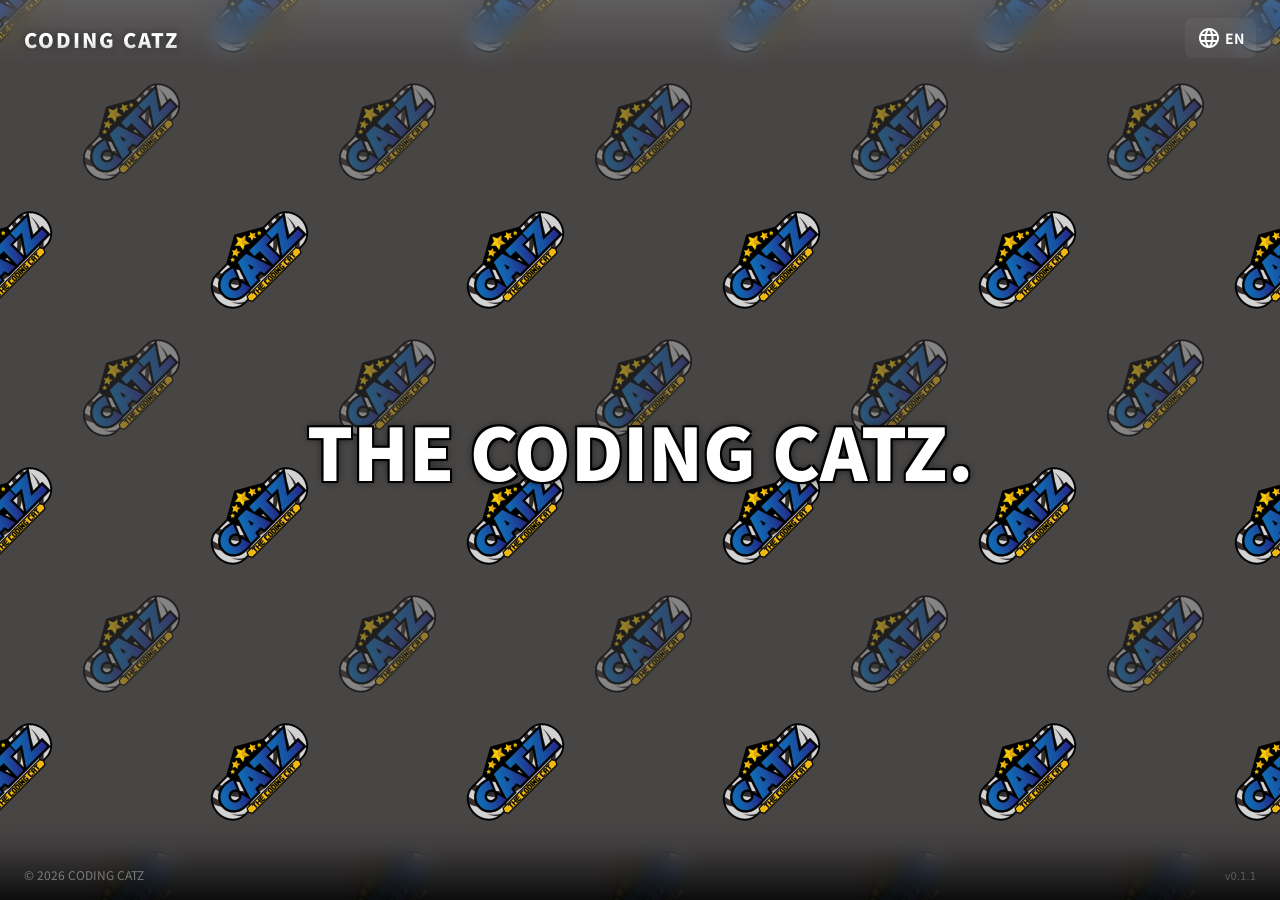
<file: index.html>
<!doctype html>
<html lang="zh-Hant">
  <head>
    <meta charset="UTF-8" />
    <link rel="icon" type="image/svg+xml" href="/vite.svg" />
    <meta name="viewport" content="width=device-width, initial-scale=1.0" />
    <link rel="preconnect" href="https://fonts.googleapis.com" />
    <link rel="preconnect" href="https://fonts.gstatic.com" crossorigin />
    <link rel="stylesheet" href="https://fonts.googleapis.com/css2?family=Noto+Sans+TC:wght@400;700;900&display=swap" />
    <link rel="stylesheet" href="https://fonts.googleapis.com/css2?family=Material+Symbols+Outlined:opsz,wght,FILL,GRAD@24,400,0,0" />
    <title>CodingCatz</title>
    <script type="module" crossorigin src="/assets/index-DXczbk1E.js"></script>
    <link rel="stylesheet" crossorigin href="/assets/index-Bu3pR1in.css">
  </head>
  <body>
    <div id="app"></div>
  </body>
</html>
</file>
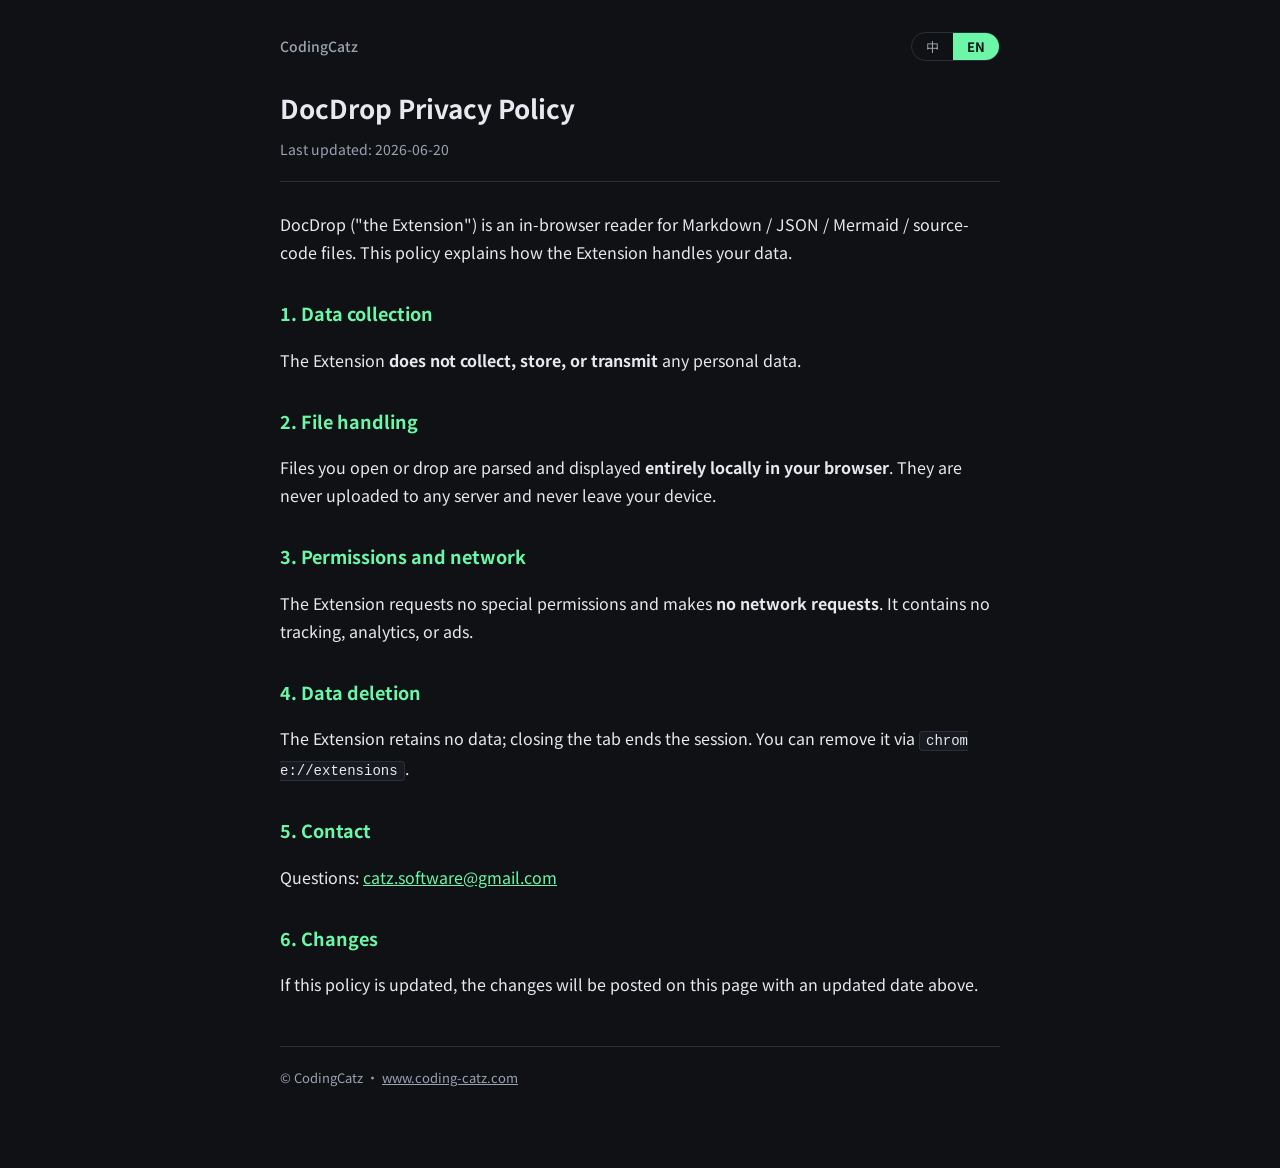
<file: privacy/docdrop/index.html>
<!doctype html>
<html lang="zh-Hant">
  <head>
    <meta charset="UTF-8" />
    <meta name="viewport" content="width=device-width, initial-scale=1.0" />
    <title>DocDrop 隱私權政策 — CodingCatz</title>
    <meta name="robots" content="index,follow" />
    <link rel="preconnect" href="https://fonts.googleapis.com" />
    <link rel="preconnect" href="https://fonts.gstatic.com" crossorigin />
    <link rel="stylesheet" href="https://fonts.googleapis.com/css2?family=Noto+Sans+TC:wght@400;500;700&display=swap" />
    <style>
      :root {
        --bg: #0f1115; --card: #171a21; --border: #2a2f3a;
        --text: #e6e9ef; --dim: #9aa3b2; --accent: #6cf7a8;
      }
      * { box-sizing: border-box; }
      body { margin: 0; background: var(--bg); color: var(--text);
        font-family: "Noto Sans TC", -apple-system, "Segoe UI", system-ui, sans-serif;
        line-height: 1.75; font-size: 16px; }
      .wrap { max-width: 760px; margin: 0 auto; padding: 32px 20px 80px; }
      .topbar { display: flex; align-items: center; justify-content: space-between; margin-bottom: 24px; }
      .brand { color: var(--dim); font-size: 14px; font-weight: 500; }
      .langswitch { display: inline-flex; border: 1px solid var(--border); border-radius: 999px; overflow: hidden; }
      .langswitch button { background: none; border: none; color: var(--dim); padding: 4px 14px; font-size: 13px; cursor: pointer; font-family: inherit; }
      .langswitch button.active { background: var(--accent); color: #0f1115; font-weight: 700; }
      header { border-bottom: 1px solid var(--border); padding-bottom: 20px; margin-bottom: 28px; }
      h1 { font-size: 26px; font-weight: 700; margin: 0 0 6px; }
      .sub { color: var(--dim); font-size: 14px; }
      h2 { font-size: 18px; font-weight: 700; margin: 32px 0 8px; color: var(--accent); }
      p, li { color: var(--text); }
      a { color: var(--accent); }
      code { background: var(--card); border: 1px solid var(--border); border-radius: 4px; padding: 1px 6px; font-size: 14px; word-break: break-all; }
      footer { margin-top: 48px; padding-top: 20px; border-top: 1px solid var(--border); color: var(--dim); font-size: 13px; }
      footer a { color: var(--dim); }
      [hidden] { display: none; }
    </style>
  </head>
  <body>
    <div class="wrap">
      <div class="topbar">
        <span class="brand">CodingCatz</span>
        <div class="langswitch">
          <button data-lang="zh" class="active">中</button>
          <button data-lang="en">EN</button>
        </div>
      </div>

      <article id="zh">
        <header>
          <h1>DocDrop 隱私權政策</h1>
          <div class="sub">最後更新：2026-06-20</div>
        </header>
        <p>DocDrop（以下稱「本擴充」）是一個在瀏覽器中閱讀 Markdown / JSON / Mermaid / 原始碼檔案的閱讀器。本政策說明本擴充如何處理您的資料。</p>

        <h2>1. 資料蒐集</h2>
        <p>本擴充<strong>不蒐集、不儲存、不傳送</strong>任何個人資料。</p>

        <h2>2. 檔案處理</h2>
        <p>您開啟或拖入的檔案，<strong>完全在您的瀏覽器本機</strong>解析與顯示，不會上傳到任何伺服器，也不會離開您的裝置。</p>

        <h2>3. 權限與網路</h2>
        <p>本擴充未要求任何特殊權限，運作時<strong>不進行任何網路請求</strong>，不含追蹤、分析或廣告。</p>

        <h2>4. 資料刪除</h2>
        <p>本擴充不保留任何資料；關閉分頁即結束。您可透過 <code>chrome://extensions</code> 移除本擴充。</p>

        <h2>5. 聯絡方式</h2>
        <p>如有任何疑問，請來信：<a href="mailto:catz.software@gmail.com">catz.software@gmail.com</a></p>

        <h2>6. 政策變更</h2>
        <p>本政策若有更新，將於本頁公布並更新上方日期。</p>
      </article>

      <article id="en" hidden>
        <header>
          <h1>DocDrop Privacy Policy</h1>
          <div class="sub">Last updated: 2026-06-20</div>
        </header>
        <p>DocDrop ("the Extension") is an in-browser reader for Markdown / JSON / Mermaid / source-code files. This policy explains how the Extension handles your data.</p>

        <h2>1. Data collection</h2>
        <p>The Extension <strong>does not collect, store, or transmit</strong> any personal data.</p>

        <h2>2. File handling</h2>
        <p>Files you open or drop are parsed and displayed <strong>entirely locally in your browser</strong>. They are never uploaded to any server and never leave your device.</p>

        <h2>3. Permissions and network</h2>
        <p>The Extension requests no special permissions and makes <strong>no network requests</strong>. It contains no tracking, analytics, or ads.</p>

        <h2>4. Data deletion</h2>
        <p>The Extension retains no data; closing the tab ends the session. You can remove it via <code>chrome://extensions</code>.</p>

        <h2>5. Contact</h2>
        <p>Questions: <a href="mailto:catz.software@gmail.com">catz.software@gmail.com</a></p>

        <h2>6. Changes</h2>
        <p>If this policy is updated, the changes will be posted on this page with an updated date above.</p>
      </article>

      <footer>© CodingCatz · <a href="https://www.coding-catz.com/">www.coding-catz.com</a></footer>
    </div>

    <script>
      (function () {
        var btns = document.querySelectorAll('.langswitch button');
        function setLang(l) {
          var en = l === 'en';
          document.getElementById('zh').hidden = en;
          document.getElementById('en').hidden = !en;
          document.documentElement.lang = en ? 'en' : 'zh-Hant';
          document.title = en ? 'DocDrop Privacy Policy — CodingCatz' : 'DocDrop 隱私權政策 — CodingCatz';
          for (var i = 0; i < btns.length; i++) btns[i].classList.toggle('active', btns[i].getAttribute('data-lang') === l);
          try { history.replaceState(null, '', '?lang=' + l); } catch (e) {}
        }
        for (var i = 0; i < btns.length; i++) btns[i].addEventListener('click', function () { setLang(this.getAttribute('data-lang')); });
        var q = new URLSearchParams(location.search).get('lang');
        setLang(q === 'en' || (!q && navigator.language && navigator.language.indexOf('en') === 0) ? 'en' : 'zh');
      })();
    </script>
  </body>
</html>
</file>
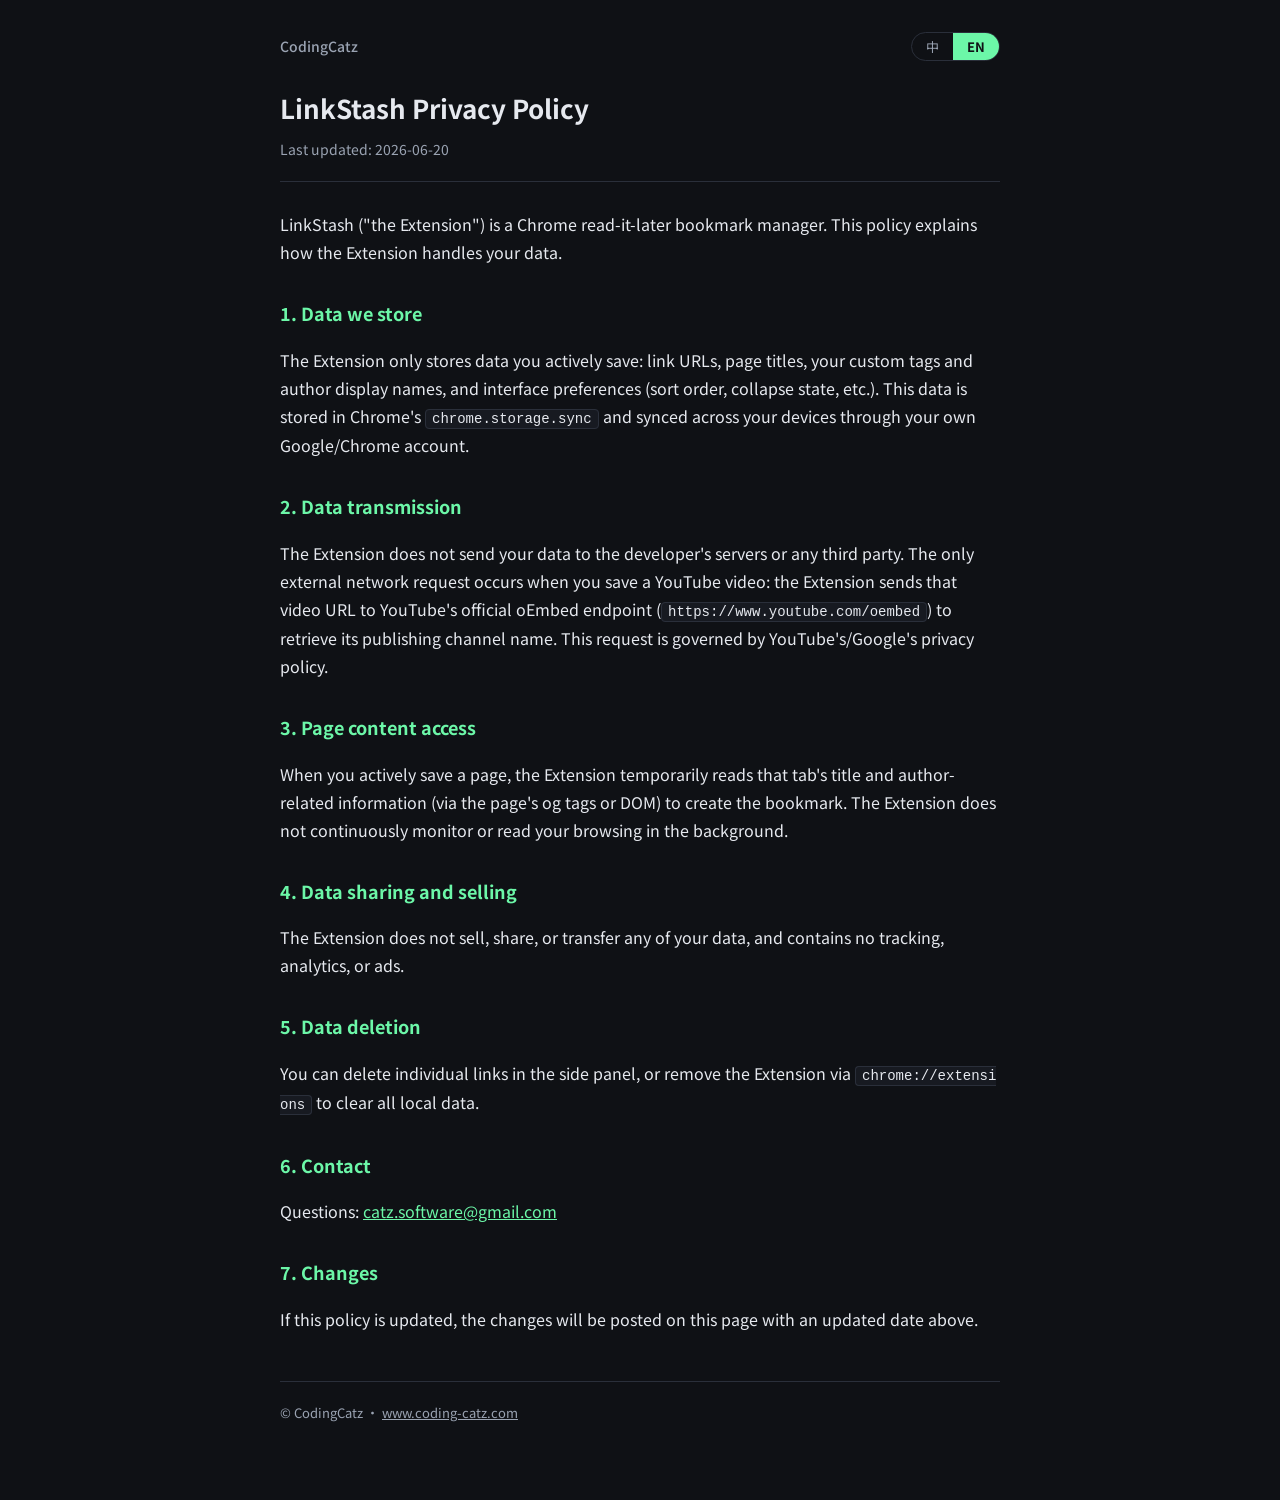
<file: privacy/linkstash/index.html>
<!doctype html>
<html lang="zh-Hant">
  <head>
    <meta charset="UTF-8" />
    <meta name="viewport" content="width=device-width, initial-scale=1.0" />
    <title>LinkStash 隱私權政策 — CodingCatz</title>
    <meta name="robots" content="index,follow" />
    <link rel="preconnect" href="https://fonts.googleapis.com" />
    <link rel="preconnect" href="https://fonts.gstatic.com" crossorigin />
    <link rel="stylesheet" href="https://fonts.googleapis.com/css2?family=Noto+Sans+TC:wght@400;500;700&display=swap" />
    <style>
      :root {
        --bg: #0f1115;
        --card: #171a21;
        --border: #2a2f3a;
        --text: #e6e9ef;
        --dim: #9aa3b2;
        --accent: #6cf7a8;
      }
      * { box-sizing: border-box; }
      body {
        margin: 0;
        background: var(--bg);
        color: var(--text);
        font-family: "Noto Sans TC", -apple-system, "Segoe UI", system-ui, sans-serif;
        line-height: 1.75;
        font-size: 16px;
      }
      .wrap { max-width: 760px; margin: 0 auto; padding: 32px 20px 80px; }
      .topbar { display: flex; align-items: center; justify-content: space-between; margin-bottom: 24px; }
      .brand { color: var(--dim); font-size: 14px; font-weight: 500; }
      .langswitch { display: inline-flex; border: 1px solid var(--border); border-radius: 999px; overflow: hidden; }
      .langswitch button {
        background: none; border: none; color: var(--dim);
        padding: 4px 14px; font-size: 13px; cursor: pointer;
        font-family: inherit;
      }
      .langswitch button.active { background: var(--accent); color: #0f1115; font-weight: 700; }
      header { border-bottom: 1px solid var(--border); padding-bottom: 20px; margin-bottom: 28px; }
      h1 { font-size: 26px; font-weight: 700; margin: 0 0 6px; }
      .sub { color: var(--dim); font-size: 14px; }
      h2 { font-size: 18px; font-weight: 700; margin: 32px 0 8px; color: var(--accent); }
      p, li { color: var(--text); }
      a { color: var(--accent); }
      ul { padding-left: 20px; }
      code { background: var(--card); border: 1px solid var(--border); border-radius: 4px; padding: 1px 6px; font-size: 14px; word-break: break-all; }
      footer { margin-top: 48px; padding-top: 20px; border-top: 1px solid var(--border); color: var(--dim); font-size: 13px; }
      footer a { color: var(--dim); }
      [hidden] { display: none; }
    </style>
  </head>
  <body>
    <div class="wrap">
      <div class="topbar">
        <span class="brand">CodingCatz</span>
        <div class="langswitch">
          <button data-lang="zh" class="active">中</button>
          <button data-lang="en">EN</button>
        </div>
      </div>

      <article id="zh">
        <header>
          <h1>LinkStash 隱私權政策</h1>
          <div class="sub">最後更新：2026-06-20</div>
        </header>

        <p>LinkStash（以下稱「本擴充」）是一個 Chrome 待看連結書籤管理擴充套件。本政策說明本擴充如何處理您的資料。</p>

        <h2>1. 蒐集與儲存的資料</h2>
        <p>本擴充僅儲存您主動收存的資料：連結網址、頁面標題、您自訂的標籤與作者顯示名稱，以及介面偏好設定（排序、收合狀態等）。這些資料儲存於 Chrome 的 <code>chrome.storage.sync</code>，並透過您自己的 Google／Chrome 帳號在您的裝置間同步。</p>

        <h2>2. 資料傳輸</h2>
        <p>本擴充不會將您的資料傳送至開發者伺服器或任何第三方。唯一的外部網路請求發生於您收存 YouTube 影片時：本擴充會向 YouTube 官方 oEmbed 端點（<code>https://www.youtube.com/oembed</code>）傳送該影片網址，以取得其發布頻道名稱。此請求受 YouTube／Google 之隱私政策規範。</p>

        <h2>3. 頁面內容存取</h2>
        <p>當您主動收存某頁面時，本擴充會暫時讀取該分頁的標題與作者相關資訊（透過頁面 og 標籤或 DOM），用以建立書籤。本擴充不會在背景持續監聽或讀取您的瀏覽內容。</p>

        <h2>4. 資料分享與販售</h2>
        <p>本擴充不販售、不分享、不轉移您的任何資料，也不含任何追蹤、分析或廣告。</p>

        <h2>5. 資料刪除</h2>
        <p>您可在側欄刪除個別連結，或透過 <code>chrome://extensions</code> 移除本擴充以清除所有本機資料。</p>

        <h2>6. 聯絡方式</h2>
        <p>如有任何疑問，請來信：<a href="mailto:catz.software@gmail.com">catz.software@gmail.com</a></p>

        <h2>7. 政策變更</h2>
        <p>本政策若有更新，將於本頁公布並更新上方日期。</p>
      </article>

      <article id="en" hidden>
        <header>
          <h1>LinkStash Privacy Policy</h1>
          <div class="sub">Last updated: 2026-06-20</div>
        </header>

        <p>LinkStash ("the Extension") is a Chrome read-it-later bookmark manager. This policy explains how the Extension handles your data.</p>

        <h2>1. Data we store</h2>
        <p>The Extension only stores data you actively save: link URLs, page titles, your custom tags and author display names, and interface preferences (sort order, collapse state, etc.). This data is stored in Chrome's <code>chrome.storage.sync</code> and synced across your devices through your own Google/Chrome account.</p>

        <h2>2. Data transmission</h2>
        <p>The Extension does not send your data to the developer's servers or any third party. The only external network request occurs when you save a YouTube video: the Extension sends that video URL to YouTube's official oEmbed endpoint (<code>https://www.youtube.com/oembed</code>) to retrieve its publishing channel name. This request is governed by YouTube's/Google's privacy policy.</p>

        <h2>3. Page content access</h2>
        <p>When you actively save a page, the Extension temporarily reads that tab's title and author-related information (via the page's og tags or DOM) to create the bookmark. The Extension does not continuously monitor or read your browsing in the background.</p>

        <h2>4. Data sharing and selling</h2>
        <p>The Extension does not sell, share, or transfer any of your data, and contains no tracking, analytics, or ads.</p>

        <h2>5. Data deletion</h2>
        <p>You can delete individual links in the side panel, or remove the Extension via <code>chrome://extensions</code> to clear all local data.</p>

        <h2>6. Contact</h2>
        <p>Questions: <a href="mailto:catz.software@gmail.com">catz.software@gmail.com</a></p>

        <h2>7. Changes</h2>
        <p>If this policy is updated, the changes will be posted on this page with an updated date above.</p>
      </article>

      <footer>
        © CodingCatz · <a href="https://www.coding-catz.com/">www.coding-catz.com</a>
      </footer>
    </div>

    <script>
      (function () {
        var btns = document.querySelectorAll('.langswitch button');
        function setLang(l) {
          var en = l === 'en';
          document.getElementById('zh').hidden = en;
          document.getElementById('en').hidden = !en;
          document.documentElement.lang = en ? 'en' : 'zh-Hant';
          document.title = en
            ? 'LinkStash Privacy Policy — CodingCatz'
            : 'LinkStash 隱私權政策 — CodingCatz';
          for (var i = 0; i < btns.length; i++) {
            btns[i].classList.toggle('active', btns[i].getAttribute('data-lang') === l);
          }
          try { history.replaceState(null, '', '?lang=' + l); } catch (e) {}
        }
        for (var i = 0; i < btns.length; i++) {
          btns[i].addEventListener('click', function () {
            setLang(this.getAttribute('data-lang'));
          });
        }
        var q = new URLSearchParams(location.search).get('lang');
        var initial = q === 'en' || (!q && navigator.language && navigator.language.indexOf('en') === 0) ? 'en' : 'zh';
        setLang(initial);
      })();
    </script>
  </body>
</html>
</file>
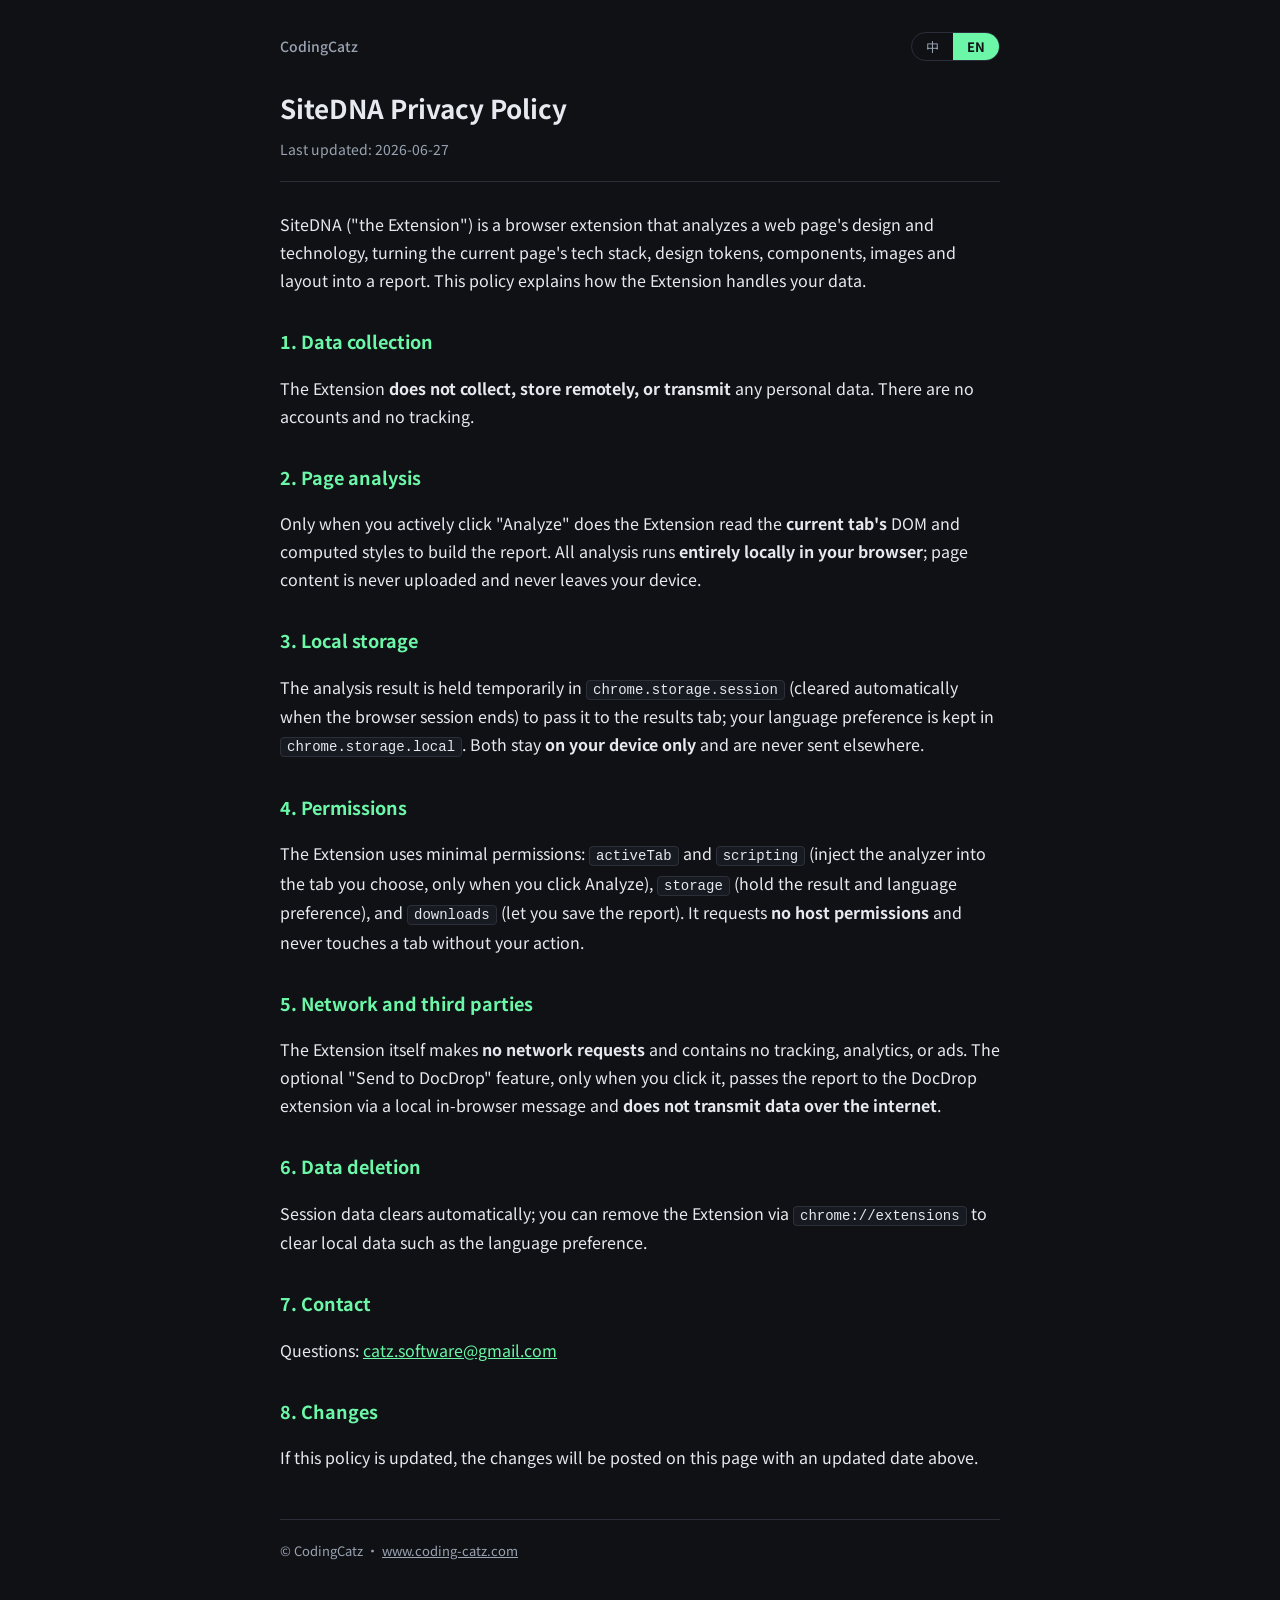
<file: privacy/sitedna/index.html>
<!doctype html>
<html lang="zh-Hant">
  <head>
    <meta charset="UTF-8" />
    <meta name="viewport" content="width=device-width, initial-scale=1.0" />
    <title>SiteDNA 隱私權政策 — CodingCatz</title>
    <meta name="robots" content="index,follow" />
    <link rel="preconnect" href="https://fonts.googleapis.com" />
    <link rel="preconnect" href="https://fonts.gstatic.com" crossorigin />
    <link rel="stylesheet" href="https://fonts.googleapis.com/css2?family=Noto+Sans+TC:wght@400;500;700&display=swap" />
    <style>
      :root {
        --bg: #0f1115; --card: #171a21; --border: #2a2f3a;
        --text: #e6e9ef; --dim: #9aa3b2; --accent: #6cf7a8;
      }
      * { box-sizing: border-box; }
      body { margin: 0; background: var(--bg); color: var(--text);
        font-family: "Noto Sans TC", -apple-system, "Segoe UI", system-ui, sans-serif;
        line-height: 1.75; font-size: 16px; }
      .wrap { max-width: 760px; margin: 0 auto; padding: 32px 20px 80px; }
      .topbar { display: flex; align-items: center; justify-content: space-between; margin-bottom: 24px; }
      .brand { color: var(--dim); font-size: 14px; font-weight: 500; }
      .langswitch { display: inline-flex; border: 1px solid var(--border); border-radius: 999px; overflow: hidden; }
      .langswitch button { background: none; border: none; color: var(--dim); padding: 4px 14px; font-size: 13px; cursor: pointer; font-family: inherit; }
      .langswitch button.active { background: var(--accent); color: #0f1115; font-weight: 700; }
      header { border-bottom: 1px solid var(--border); padding-bottom: 20px; margin-bottom: 28px; }
      h1 { font-size: 26px; font-weight: 700; margin: 0 0 6px; }
      .sub { color: var(--dim); font-size: 14px; }
      h2 { font-size: 18px; font-weight: 700; margin: 32px 0 8px; color: var(--accent); }
      p, li { color: var(--text); }
      a { color: var(--accent); }
      code { background: var(--card); border: 1px solid var(--border); border-radius: 4px; padding: 1px 6px; font-size: 14px; word-break: break-all; }
      footer { margin-top: 48px; padding-top: 20px; border-top: 1px solid var(--border); color: var(--dim); font-size: 13px; }
      footer a { color: var(--dim); }
      [hidden] { display: none; }
    </style>
  </head>
  <body>
    <div class="wrap">
      <div class="topbar">
        <span class="brand">CodingCatz</span>
        <div class="langswitch">
          <button data-lang="zh" class="active">中</button>
          <button data-lang="en">EN</button>
        </div>
      </div>

      <article id="zh">
        <header>
          <h1>SiteDNA 隱私權政策</h1>
          <div class="sub">最後更新：2026-06-27</div>
        </header>
        <p>SiteDNA（以下稱「本擴充」）是一個分析網頁設計與技術的瀏覽器擴充，會將當前網頁的技術棧、設計 token、元件、圖片與版面結構整理成報告。本政策說明本擴充如何處理您的資料。</p>

        <h2>1. 資料蒐集</h2>
        <p>本擴充<strong>不蒐集、不遠端儲存、不傳送</strong>任何個人資料，亦無使用者帳號或追蹤。</p>

        <h2>2. 網頁分析處理</h2>
        <p>當您主動點擊「分析」時，本擴充才會讀取<strong>當前分頁</strong>的 DOM 與計算後樣式以產生報告。所有分析<strong>完全在您的瀏覽器本機進行</strong>，網頁內容不會被上傳，也不會離開您的裝置。</p>

        <h2>3. 本機儲存</h2>
        <p>分析結果暫存於 <code>chrome.storage.session</code>（瀏覽器工作階段結束即自動清除）以傳遞給結果分頁；您的語言偏好存於 <code>chrome.storage.local</code>。兩者皆<strong>僅存在您的裝置本機</strong>，不外傳。</p>

        <h2>4. 權限說明</h2>
        <p>本擴充採最小權限：<code>activeTab</code> 與 <code>scripting</code>（僅在您點擊分析時，對您選定的分頁注入分析程式）、<code>storage</code>（暫存結果與語言偏好）、<code>downloads</code>（供您下載報告）。本擴充<strong>未要求任何網站主機權限</strong>，未經您操作不會接觸任何分頁。</p>

        <h2>5. 網路與第三方</h2>
        <p>本擴充本身<strong>不發出任何網路請求</strong>，不含追蹤、分析或廣告。選用的「送到 DocDrop」功能僅在您點擊時，透過瀏覽器本機的擴充間訊息把報告交給 DocDrop 擴充，<strong>不經由網際網路傳輸</strong>。</p>

        <h2>6. 資料刪除</h2>
        <p>工作階段資料會自動清除；您可透過 <code>chrome://extensions</code> 移除本擴充以清除語言偏好等本機資料。</p>

        <h2>7. 聯絡方式</h2>
        <p>如有任何疑問，請來信：<a href="mailto:catz.software@gmail.com">catz.software@gmail.com</a></p>

        <h2>8. 政策變更</h2>
        <p>本政策若有更新，將於本頁公布並更新上方日期。</p>
      </article>

      <article id="en" hidden>
        <header>
          <h1>SiteDNA Privacy Policy</h1>
          <div class="sub">Last updated: 2026-06-27</div>
        </header>
        <p>SiteDNA ("the Extension") is a browser extension that analyzes a web page's design and technology, turning the current page's tech stack, design tokens, components, images and layout into a report. This policy explains how the Extension handles your data.</p>

        <h2>1. Data collection</h2>
        <p>The Extension <strong>does not collect, store remotely, or transmit</strong> any personal data. There are no accounts and no tracking.</p>

        <h2>2. Page analysis</h2>
        <p>Only when you actively click "Analyze" does the Extension read the <strong>current tab's</strong> DOM and computed styles to build the report. All analysis runs <strong>entirely locally in your browser</strong>; page content is never uploaded and never leaves your device.</p>

        <h2>3. Local storage</h2>
        <p>The analysis result is held temporarily in <code>chrome.storage.session</code> (cleared automatically when the browser session ends) to pass it to the results tab; your language preference is kept in <code>chrome.storage.local</code>. Both stay <strong>on your device only</strong> and are never sent elsewhere.</p>

        <h2>4. Permissions</h2>
        <p>The Extension uses minimal permissions: <code>activeTab</code> and <code>scripting</code> (inject the analyzer into the tab you choose, only when you click Analyze), <code>storage</code> (hold the result and language preference), and <code>downloads</code> (let you save the report). It requests <strong>no host permissions</strong> and never touches a tab without your action.</p>

        <h2>5. Network and third parties</h2>
        <p>The Extension itself makes <strong>no network requests</strong> and contains no tracking, analytics, or ads. The optional "Send to DocDrop" feature, only when you click it, passes the report to the DocDrop extension via a local in-browser message and <strong>does not transmit data over the internet</strong>.</p>

        <h2>6. Data deletion</h2>
        <p>Session data clears automatically; you can remove the Extension via <code>chrome://extensions</code> to clear local data such as the language preference.</p>

        <h2>7. Contact</h2>
        <p>Questions: <a href="mailto:catz.software@gmail.com">catz.software@gmail.com</a></p>

        <h2>8. Changes</h2>
        <p>If this policy is updated, the changes will be posted on this page with an updated date above.</p>
      </article>

      <footer>© CodingCatz · <a href="https://www.coding-catz.com/">www.coding-catz.com</a></footer>
    </div>

    <script>
      (function () {
        var btns = document.querySelectorAll('.langswitch button');
        function setLang(l) {
          var en = l === 'en';
          document.getElementById('zh').hidden = en;
          document.getElementById('en').hidden = !en;
          document.documentElement.lang = en ? 'en' : 'zh-Hant';
          document.title = en ? 'SiteDNA Privacy Policy — CodingCatz' : 'SiteDNA 隱私權政策 — CodingCatz';
          for (var i = 0; i < btns.length; i++) btns[i].classList.toggle('active', btns[i].getAttribute('data-lang') === l);
          try { history.replaceState(null, '', '?lang=' + l); } catch (e) {}
        }
        for (var i = 0; i < btns.length; i++) btns[i].addEventListener('click', function () { setLang(this.getAttribute('data-lang')); });
        var q = new URLSearchParams(location.search).get('lang');
        setLang(q === 'en' || (!q && navigator.language && navigator.language.indexOf('en') === 0) ? 'en' : 'zh');
      })();
    </script>
  </body>
</html>
</file>
<file: assets/index-Bu3pR1in.css>
:root{font-family:Noto Sans TC,sans-serif;line-height:1.5;font-weight:400;font-synthesis:none;text-rendering:optimizeLegibility;-webkit-font-smoothing:antialiased;-moz-osx-font-smoothing:grayscale}*{margin:0;padding:0;box-sizing:border-box}html{overflow:hidden;height:100%}body{overflow:hidden;height:100%;width:100%;background-image:url(/images/web_bg.png);background-repeat:repeat;animation:bg-scroll 120s linear infinite}@keyframes bg-scroll{0%{background-position:0 0}to{background-position:-500px 500px}}#app{width:100%;height:100%}.header[data-v-63ebce2e]{position:fixed;top:0;left:0;width:100%;z-index:100;pointer-events:none}.navbar[data-v-63ebce2e]{width:100%;height:60px;backdrop-filter:blur(12px);-webkit-backdrop-filter:blur(12px);background:linear-gradient(to bottom,#80808066,#80808026,#80808000);-webkit-mask-image:linear-gradient(to bottom,black 0%,black 50%,transparent 100%);mask-image:linear-gradient(to bottom,black 0%,black 50%,transparent 100%);pointer-events:auto}@media screen and (min-width:768px){.navbar[data-v-63ebce2e]{height:80px}}.navbar-content[data-v-63ebce2e]{height:100%;max-width:1280px;margin:0 auto;padding:0 16px;display:flex;align-items:center}@media screen and (min-width:768px){.navbar-content[data-v-63ebce2e]{padding:0 24px}}.brand[data-v-63ebce2e]{font-family:Noto Sans TC,sans-serif;font-size:16px;font-weight:900;color:#fff;letter-spacing:2px;filter:drop-shadow(0 0 4px rgba(0,0,0,.5))}@media screen and (min-width:768px){.brand[data-v-63ebce2e]{font-size:20px}}.locale-switcher[data-v-63ebce2e]{position:fixed;right:16px;top:12px;border-radius:8px;cursor:pointer;-webkit-user-select:none;user-select:none;color:#fff;background:#ffffff0d;overflow:hidden;z-index:101;pointer-events:auto}.locale-switcher.open[data-v-63ebce2e]{background:#1e1e1ed9;backdrop-filter:blur(12px);-webkit-backdrop-filter:blur(12px);border:1px solid rgba(255,255,255,.1)}@media screen and (min-width:768px){.locale-switcher[data-v-63ebce2e]{right:24px;top:18px}}.locale-current[data-v-63ebce2e]{display:flex;align-items:center;gap:4px;padding:8px 12px;transition:background .15s}.locale-current[data-v-63ebce2e]:hover{background:#ffffff1a}.locale-options[data-v-63ebce2e]{border-top:1px solid rgba(255,255,255,.1)}.locale-option[data-v-63ebce2e]{padding:8px 12px 8px 36px;transition:background .15s;white-space:nowrap}.locale-option[data-v-63ebce2e]:hover{background:#ffffff1a}.locale-label[data-v-63ebce2e]{font-size:14px;font-weight:700}.page-block[data-v-a5601ec2]{min-height:100vh;min-height:100dvh;width:100%;display:flex;align-items:center;justify-content:center;padding:80px 16px;scroll-snap-align:start}@media screen and (min-width:768px){.page-block[data-v-a5601ec2]{padding:100px 24px}}.block-content[data-v-a5601ec2]{width:100%;max-width:1280px;display:flex;flex-direction:column;align-items:center;gap:24px}@media screen and (min-width:768px){.block-content[data-v-a5601ec2]{gap:32px}}.item[data-v-18ecc75f]{display:flex;align-items:center;gap:20px;overflow:hidden}@media screen and (min-width:480px){.item[data-v-18ecc75f]{gap:32px}}.img-box[data-v-18ecc75f]{padding:8px;background-color:#fff;border-radius:8px;width:52px;flex:0 0 52px;cursor:pointer}@media screen and (min-width:480px){.img-box[data-v-18ecc75f]{width:80px;flex:0 0 80px}}.img-box img[data-v-18ecc75f]{display:block;width:100%}.link[data-v-18ecc75f]{font-family:Noto Sans TC,sans-serif;font-size:22px;font-weight:700;color:#fff;text-decoration:none;flex:1;min-width:0;overflow:hidden;text-overflow:ellipsis;white-space:nowrap}@media screen and (min-width:480px){.link[data-v-18ecc75f]{font-size:36px}}.footer[data-v-c9dd2dd4]{position:fixed;bottom:0;left:0;width:100%;height:60px;z-index:100;backdrop-filter:blur(12px);-webkit-backdrop-filter:blur(12px);background:linear-gradient(to top,#000c,#0000004d,#0000);-webkit-mask-image:linear-gradient(to top,black 0%,black 50%,transparent 100%);mask-image:linear-gradient(to top,black 0%,black 50%,transparent 100%);pointer-events:none;transition:height .4s ease,background .4s ease;overflow:hidden}.footer.expanded[data-v-c9dd2dd4]{height:200px;background:#000000e6;-webkit-mask-image:none;mask-image:none;pointer-events:auto}@media screen and (min-width:768px){.footer[data-v-c9dd2dd4]{height:80px}.footer.expanded[data-v-c9dd2dd4]{height:240px}}.footer-expanded-content[data-v-c9dd2dd4]{max-width:1280px;margin:0 auto;padding:24px 16px 0;display:flex;flex-direction:column;gap:16px;opacity:0;transform:translateY(20px);transition:opacity .3s ease,transform .3s ease}.footer.expanded .footer-expanded-content[data-v-c9dd2dd4]{opacity:1;transform:translateY(0)}@media screen and (min-width:768px){.footer-expanded-content[data-v-c9dd2dd4]{padding:32px 24px 0;flex-direction:row;justify-content:space-between;align-items:flex-start}}.footer-brand[data-v-c9dd2dd4]{font-size:18px;font-weight:900;color:#fff;margin-bottom:8px}.footer-desc[data-v-c9dd2dd4]{font-size:12px;color:#fff9;max-width:300px}.footer-contact[data-v-c9dd2dd4]{display:flex;flex-direction:column;gap:8px}.contact-item[data-v-c9dd2dd4]{display:flex;align-items:center;gap:8px;font-size:12px;color:#fff9}.contact-item .material-symbols-outlined[data-v-c9dd2dd4]{font-size:16px}.contact-item a[data-v-c9dd2dd4]{color:#fffc;text-decoration:none}.contact-item a[data-v-c9dd2dd4]:hover{color:#fff}.footer-bottom[data-v-c9dd2dd4]{position:absolute;bottom:0;left:0;right:0;max-width:1280px;margin:0 auto;padding:0 16px 12px;display:flex;justify-content:space-between;align-items:flex-end}@media screen and (min-width:768px){.footer-bottom[data-v-c9dd2dd4]{padding:0 24px 16px}}.copyright[data-v-c9dd2dd4]{font-size:11px;color:#fff6}.version[data-v-c9dd2dd4]{font-size:9px;color:#ffffff40;font-family:system-ui,-apple-system,sans-serif;font-weight:300}@media screen and (min-width:768px){.copyright[data-v-c9dd2dd4]{font-size:12px}.version[data-v-c9dd2dd4]{font-size:10px}}.backdrop[data-v-2f81048f]{position:fixed;top:0;left:0;width:100%;height:100%;z-index:99;background:#00000080;backdrop-filter:blur(8px);-webkit-backdrop-filter:blur(8px);opacity:0;pointer-events:none;transition:opacity .4s ease}.backdrop.visible[data-v-2f81048f]{opacity:1;pointer-events:auto}.snap-container[data-v-2f81048f]{scroll-snap-type:y mandatory;overflow-y:scroll;overflow-x:hidden;height:100vh;height:100dvh;scrollbar-width:none;-ms-overflow-style:none}.snap-container[data-v-2f81048f]::-webkit-scrollbar{display:none}.hero-title[data-v-2f81048f]{color:#fff;font-family:Noto Sans TC,sans-serif;font-size:clamp(36px,12vw,72px);font-weight:900;text-align:center;text-shadow:-2px -2px 0 #000,2px -2px 0 #000,-2px 2px 0 #000,2px 2px 0 #000,0 0 8px rgba(0,0,0,.8)}.content[data-v-2f81048f]{width:100%;max-width:640px;border-radius:24px;padding:48px 32px;overflow:hidden;opacity:.8;background:#000;box-shadow:0 0 40px #000c;display:flex;flex-direction:column;align-items:stretch;gap:20px}@media screen and (min-width:480px){.content[data-v-2f81048f]{border-radius:32px;padding:64px 48px;gap:24px;box-shadow:0 0 80px #000c}}
</file>
